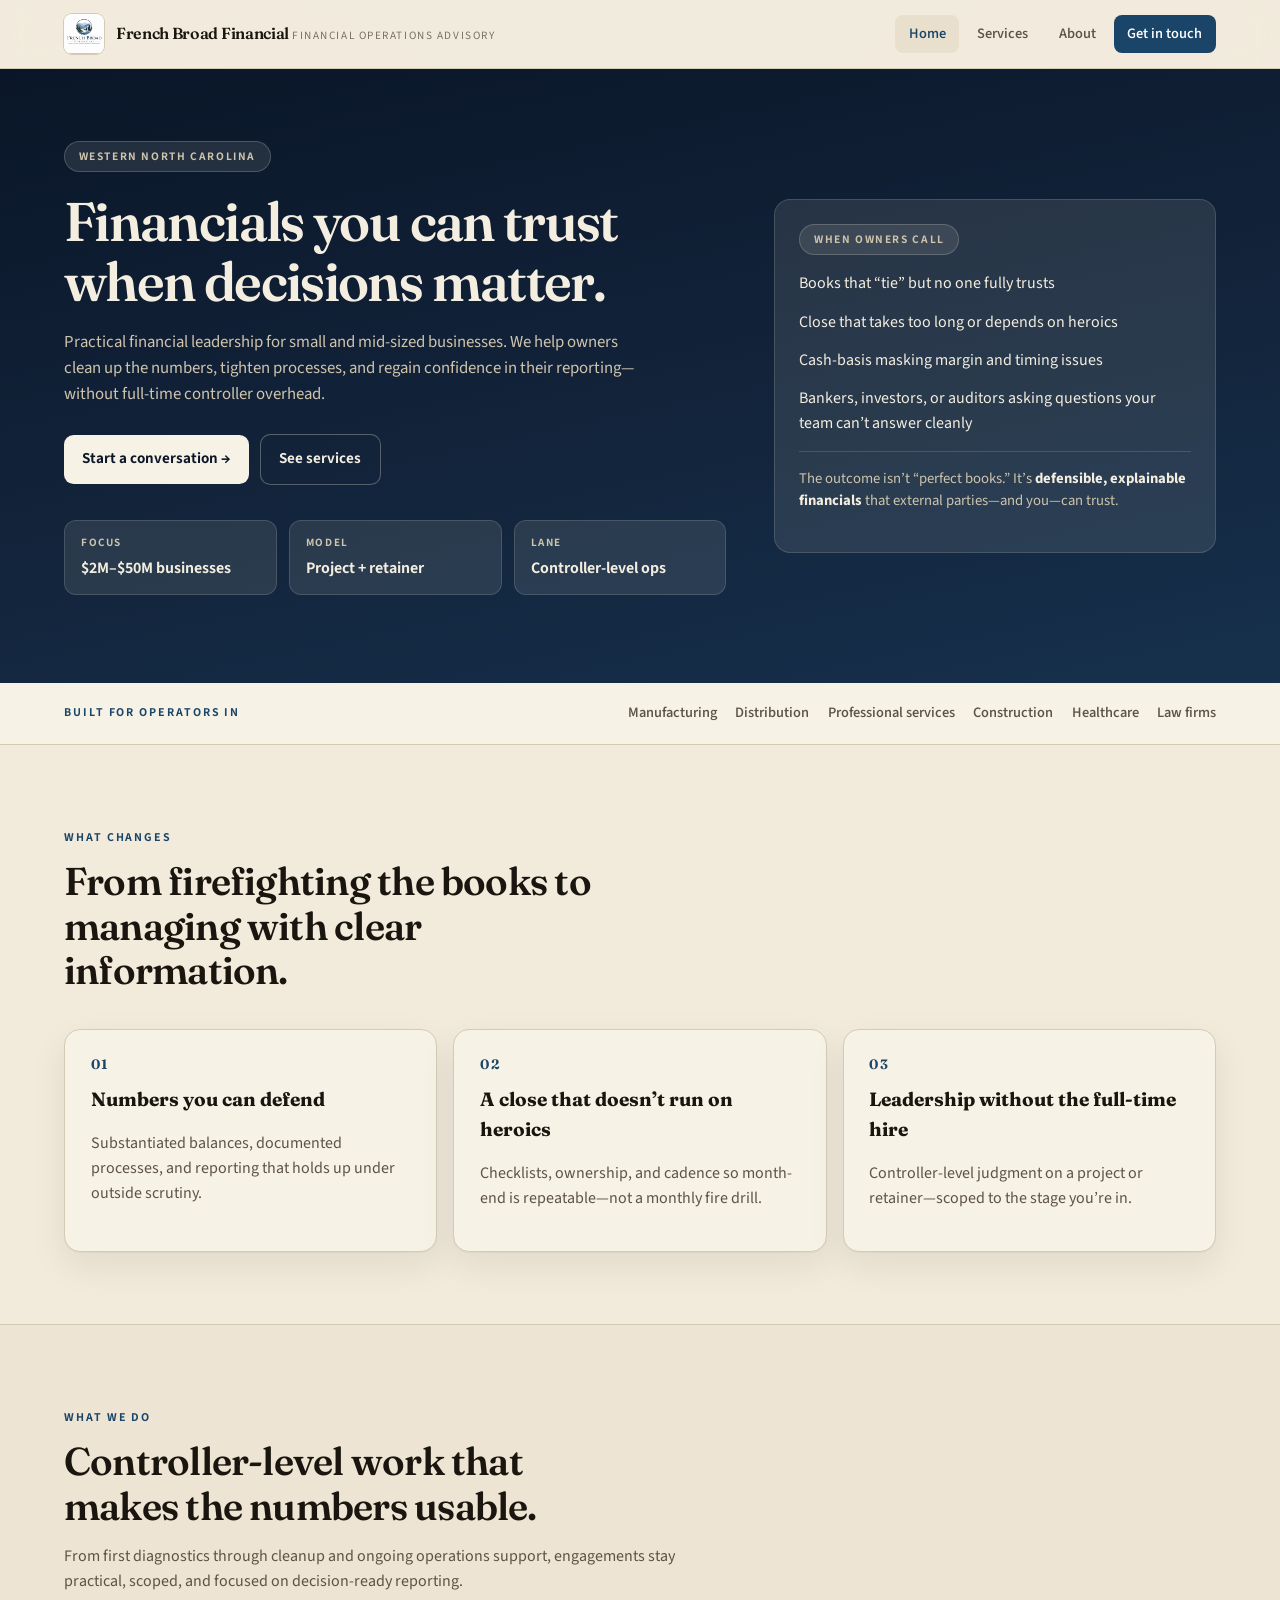
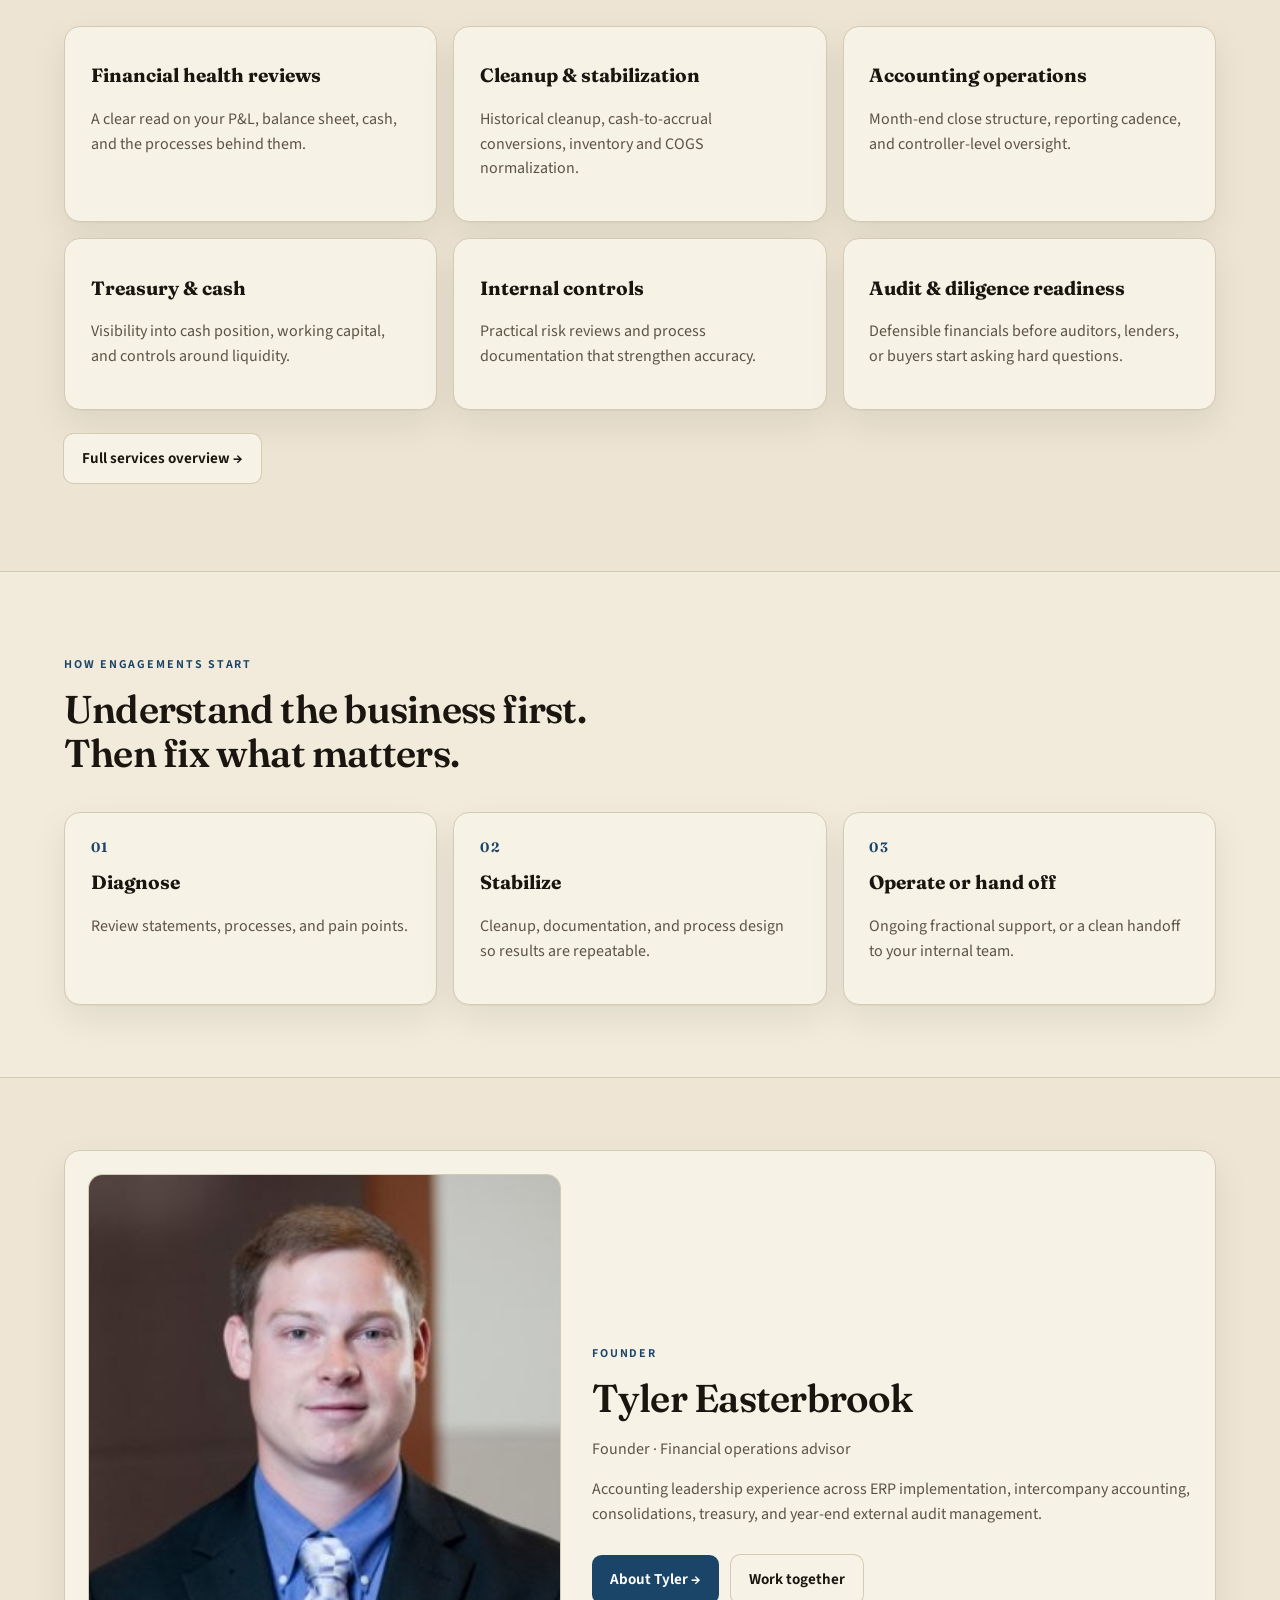
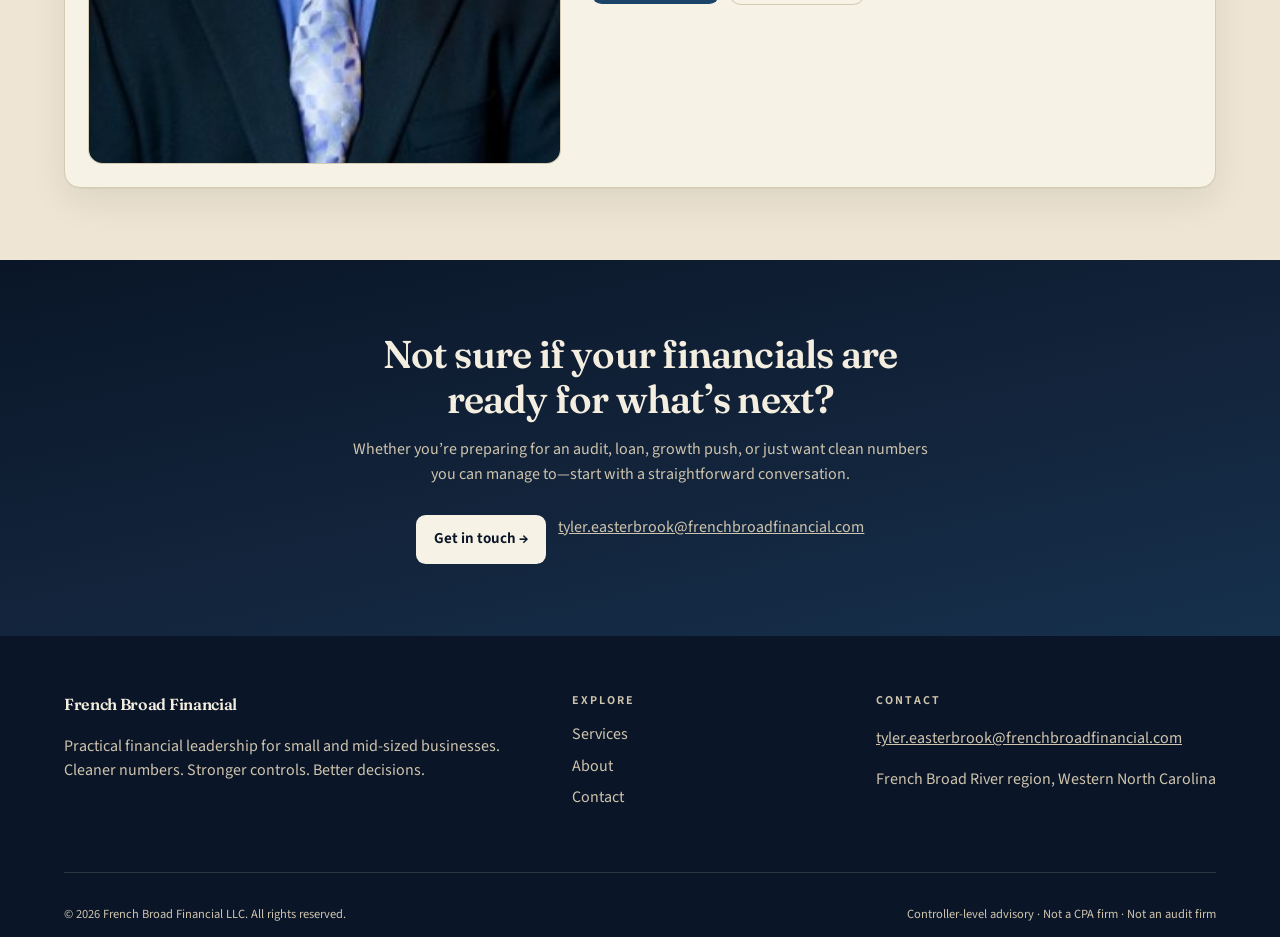
<file: index.html>
<!DOCTYPE html>
<html lang="en">
<head>
  <meta charset="utf-8" />
  <meta name="viewport" content="width=device-width, initial-scale=1" />
  <title>French Broad Financial | Financial Operations Advisory</title>
  <meta name="description" content="Controller-level financial leadership for growing businesses in Western North Carolina." />
  <link rel="preconnect" href="https://fonts.googleapis.com" />
  <link rel="preconnect" href="https://fonts.gstatic.com" crossorigin />
  <link href="https://fonts.googleapis.com/css2?family=Fraunces:opsz,wght@9..144,500;9..144,600&family=Source+Sans+3:wght@400;500;600;700&display=swap" rel="stylesheet" />
  <link rel="stylesheet" href="css/fbf.css" />
  <style>
    .btn-primary, a.btn-primary, .nav a.btn-primary {
      background: #1a4568 !important;
      color: #ffffff !important;
    }
  </style>
</head>
<body>
  <header class="site-header">
    <div class="wrap header-inner">
      <a class="brand" href="index.html">
        <img src="logo.jpg" alt="French Broad Financial" width="40" height="40" />
        <span>
          <span class="brand-name">French Broad Financial</span>
          <span class="brand-sub">Financial Operations Advisory</span>
        </span>
      </a>
      <nav class="nav" aria-label="Primary">
        <a class="active" href="index.html">Home</a>
        <a class="" href="services.html">Services</a>
        <a class="" href="about.html">About</a>
        <a class="btn btn-primary" href="contact.html" style="color:#ffffff;background:#1a4568">Get in touch</a>
      </nav>
      <button class="menu-btn" type="button" data-menu aria-expanded="false" aria-label="Open menu">☰</button>
    </div>
    <nav class="mobile-nav wrap" data-mobile>
      <a href="index.html">Home</a>
      <a href="services.html">Services</a>
      <a href="about.html">About</a>
      <a class="btn btn-primary" href="contact.html" style="color:#ffffff;background:#1a4568">Get in touch</a>
    </nav>
  </header>

  <main>
    <section class="hero ink">
      <div class="wrap hero-grid">
        <div>
          <div class="chip">Western North Carolina</div>
          <h1 class="display" style="margin-top:1.25rem">Financials you can trust when decisions matter.</h1>
          <p class="lead">Practical financial leadership for small and mid-sized businesses. We help owners clean up the numbers, tighten processes, and regain confidence in their reporting—without full-time controller overhead.</p>
          <div class="actions">
            <a class="btn btn-ivory" href="contact.html">Start a conversation →</a>
            <a class="btn btn-ghost" href="services.html">See services</a>
          </div>
          <dl class="stats">
            <div class="stat"><dt>Focus</dt><dd>$2M–$50M businesses</dd></div>
            <div class="stat"><dt>Model</dt><dd>Project + retainer</dd></div>
            <div class="stat"><dt>Lane</dt><dd>Controller-level ops</dd></div>
          </dl>
        </div>
        <aside class="glass">
          <div class="chip">When owners call</div>
          <ul>
            <li>Books that “tie” but no one fully trusts</li>
            <li>Close that takes too long or depends on heroics</li>
            <li>Cash-basis masking margin and timing issues</li>
            <li>Bankers, investors, or auditors asking questions your team can’t answer cleanly</li>
          </ul>
          <p style="border-top:1px solid rgb(244 238 224 / 0.15); padding-top:1rem; color:var(--on-ink-muted); font-size:0.92rem">
            The outcome isn’t “perfect books.” It’s <strong style="color:var(--on-ink)">defensible, explainable financials</strong> that external parties—and you—can trust.
          </p>
        </aside>
      </div>
    </section>
    <section class="strip">
      <div class="wrap strip-inner">
        <p class="eyebrow" style="margin:0">Built for operators in</p>
        <ul>
          <li>Manufacturing</li><li>Distribution</li><li>Professional services</li>
          <li>Construction</li><li>Healthcare</li><li>Law firms</li>
        </ul>
      </div>
    </section>
    <section class="section">
      <div class="wrap">
        <p class="eyebrow">What changes</p>
        <h2 class="display-md" style="max-width:36rem;margin-top:0.7rem">From firefighting the books to managing with clear information.</h2>
        <div class="grid-3" style="margin-top:2.25rem">
          <article class="card paper"><div class="num">01</div><h3>Numbers you can defend</h3><p class="muted">Substantiated balances, documented processes, and reporting that holds up under outside scrutiny.</p></article>
          <article class="card paper"><div class="num">02</div><h3>A close that doesn’t run on heroics</h3><p class="muted">Checklists, ownership, and cadence so month-end is repeatable—not a monthly fire drill.</p></article>
          <article class="card paper"><div class="num">03</div><h3>Leadership without the full-time hire</h3><p class="muted">Controller-level judgment on a project or retainer—scoped to the stage you’re in.</p></article>
        </div>
      </div>
    </section>
    <section class="section" style="background:rgb(230 220 200 / 0.45);border-block:1px solid var(--border)">
      <div class="wrap">
        <p class="eyebrow">What we do</p>
        <h2 class="display-md" style="max-width:36rem;margin-top:0.7rem">Controller-level work that makes the numbers usable.</h2>
        <p class="muted" style="max-width:40rem">From first diagnostics through cleanup and ongoing operations support, engagements stay practical, scoped, and focused on decision-ready reporting.</p>
        <div class="grid-3" style="margin-top:2rem">
          <article class="card paper"><h3>Financial health reviews</h3><p class="muted">A clear read on your P&L, balance sheet, cash, and the processes behind them.</p></article>
          <article class="card paper"><h3>Cleanup & stabilization</h3><p class="muted">Historical cleanup, cash-to-accrual conversions, inventory and COGS normalization.</p></article>
          <article class="card paper"><h3>Accounting operations</h3><p class="muted">Month-end close structure, reporting cadence, and controller-level oversight.</p></article>
          <article class="card paper"><h3>Treasury & cash</h3><p class="muted">Visibility into cash position, working capital, and controls around liquidity.</p></article>
          <article class="card paper"><h3>Internal controls</h3><p class="muted">Practical risk reviews and process documentation that strengthen accuracy.</p></article>
          <article class="card paper"><h3>Audit & diligence readiness</h3><p class="muted">Defensible financials before auditors, lenders, or buyers start asking hard questions.</p></article>
        </div>
        <p style="margin-top:1.5rem"><a class="btn btn-secondary" href="services.html">Full services overview →</a></p>
      </div>
    </section>
    <section class="section">
      <div class="wrap">
        <p class="eyebrow">How engagements start</p>
        <h2 class="display-md" style="max-width:34rem;margin-top:0.7rem">Understand the business first. Then fix what matters.</h2>
        <div class="grid-3" style="margin-top:2.25rem">
          <article class="card paper"><div class="num">01</div><h3>Diagnose</h3><p class="muted">Review statements, processes, and pain points.</p></article>
          <article class="card paper"><div class="num">02</div><h3>Stabilize</h3><p class="muted">Cleanup, documentation, and process design so results are repeatable.</p></article>
          <article class="card paper"><div class="num">03</div><h3>Operate or hand off</h3><p class="muted">Ongoing fractional support, or a clean handoff to your internal team.</p></article>
        </div>
      </div>
    </section>
    <section class="section" style="background:rgb(230 220 200 / 0.4);border-top:1px solid var(--border)">
      <div class="wrap founder-grid" style="gap:2rem;align-items:center;background:var(--bg-elevated);border:1px solid var(--border);border-radius:1rem;padding:1.5rem;box-shadow:var(--shadow)">
        <div class="photo"><img src="tyler.jpg" alt="Tyler Easterbrook, Founder of French Broad Financial" /></div>
        <div>
          <p class="eyebrow">Founder</p>
          <h2 class="display-md">Tyler Easterbrook</h2>
          <p class="muted">Founder · Financial operations advisor</p>
          <p class="muted">Accounting leadership experience across ERP implementation, intercompany accounting, consolidations, treasury, and year-end external audit management.</p>
          <div class="actions">
            <a class="btn btn-primary" href="about.html" style="color:#ffffff;background:#1a4568">About Tyler →</a>
            <a class="btn btn-secondary" href="contact.html">Work together</a>
          </div>
        </div>
      </div>
    </section>
    <section class="ink">
      <div class="wrap section" style="text-align:center">
        <h2 class="display-md" style="max-width:36rem;margin-inline:auto">Not sure if your financials are ready for what’s next?</h2>
        <p class="muted" style="color:var(--on-ink-muted);max-width:36rem;margin:1rem auto 0">Whether you’re preparing for an audit, loan, growth push, or just want clean numbers you can manage to—start with a straightforward conversation.</p>
        <div class="actions" style="justify-content:center">
          <a class="btn btn-ivory" href="contact.html">Get in touch →</a>
          <a href="mailto:tyler.easterbrook@frenchbroadfinancial.com" style="color:var(--on-ink-muted)">tyler.easterbrook@frenchbroadfinancial.com</a>
        </div>
      </div>
    </section>
  </main>
  <footer class="site-footer">
    <div class="wrap footer-grid">
      <div>
        <strong class="brand-name">French Broad Financial</strong>
        <p style="color:var(--on-ink-muted)">Practical financial leadership for small and mid-sized businesses. Cleaner numbers. Stronger controls. Better decisions.</p>
      </div>
      <div>
        <div class="eyebrow" style="color:var(--on-ink-muted)">Explore</div>
        <ul class="footer-links">
          <li><a href="services.html">Services</a></li>
          <li><a href="about.html">About</a></li>
          <li><a href="contact.html">Contact</a></li>
        </ul>
      </div>
      <div>
        <div class="eyebrow" style="color:var(--on-ink-muted)">Contact</div>
        <p><a href="mailto:tyler.easterbrook@frenchbroadfinancial.com" style="color:var(--on-ink-muted)">tyler.easterbrook@frenchbroadfinancial.com</a></p>
        <p style="color:var(--on-ink-muted)">French Broad River region, Western North Carolina</p>
      </div>
    </div>
    <div class="wrap fine">
      <p>© 2026 French Broad Financial LLC. All rights reserved.</p>
      <p>Controller-level advisory · Not a CPA firm · Not an audit firm</p>
    </div>
  </footer>
  <script src="js/main.js"></script>
</body>
</html>
</file>
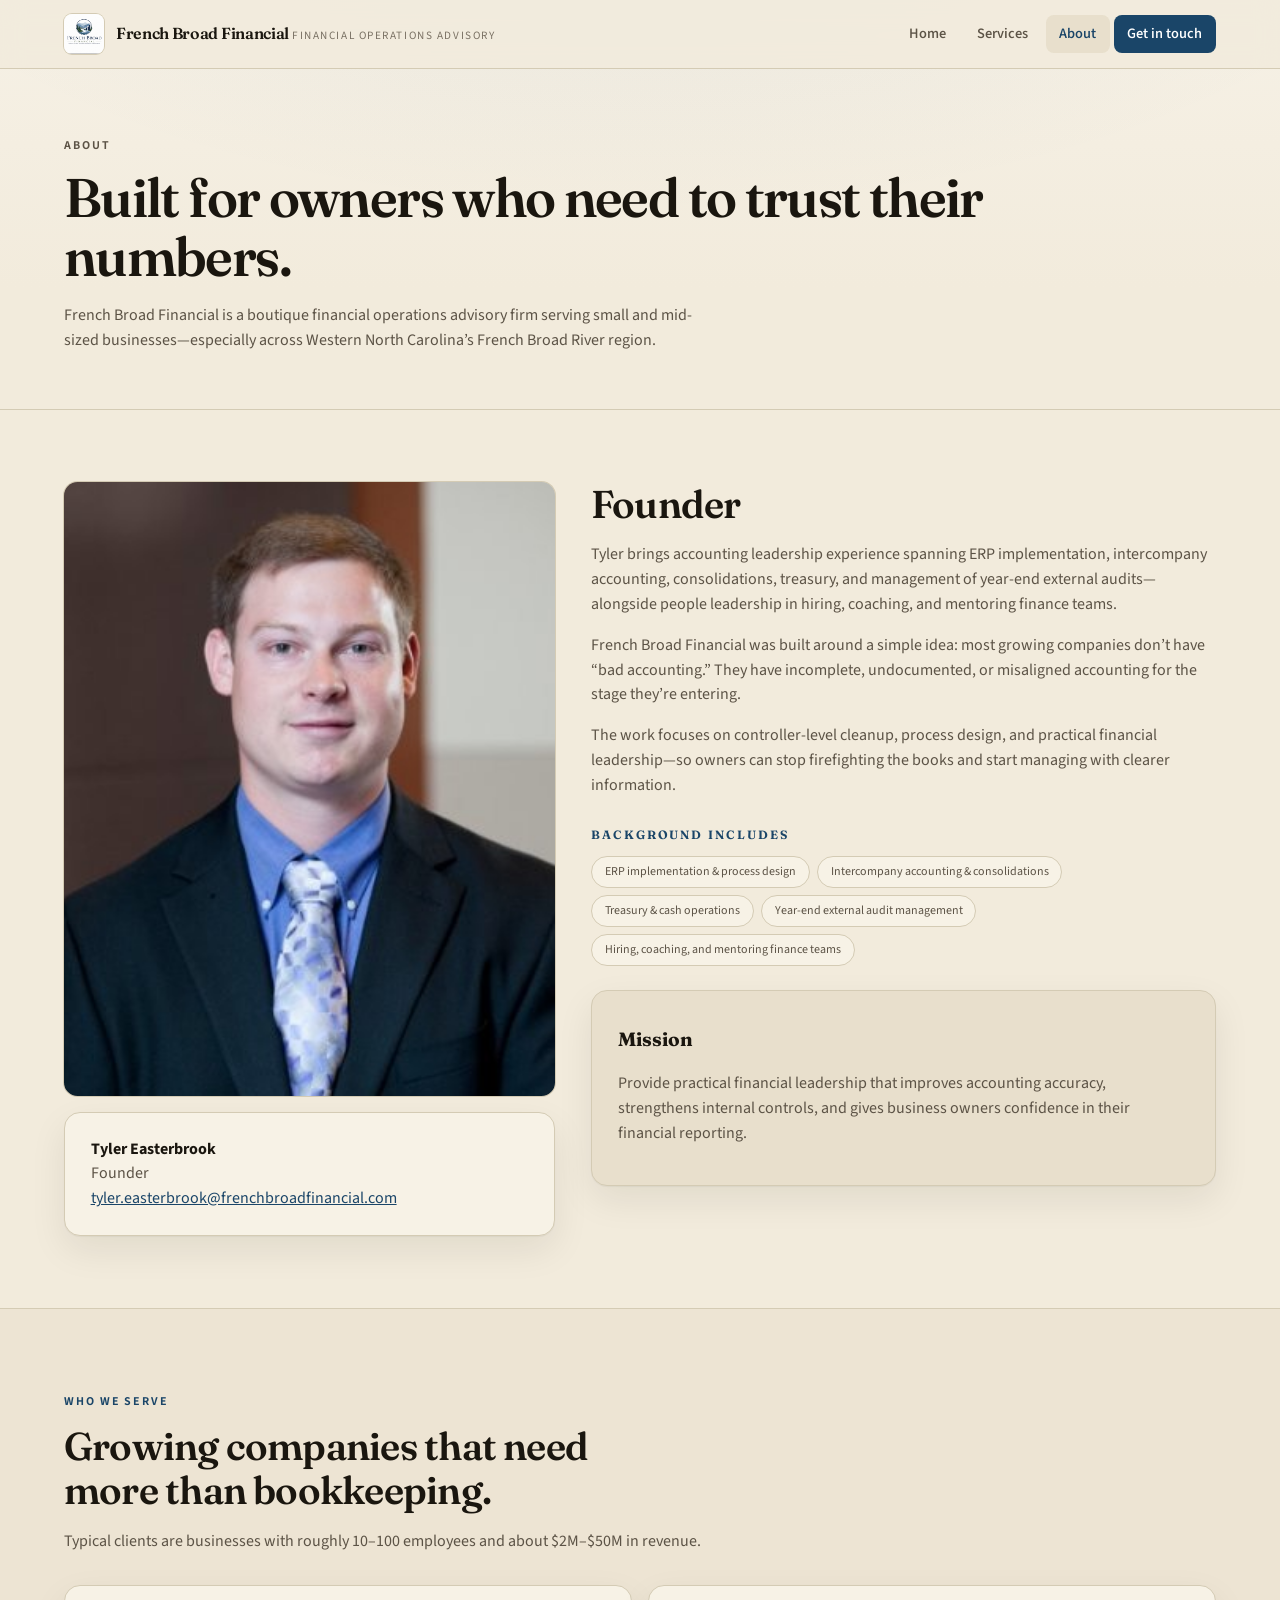
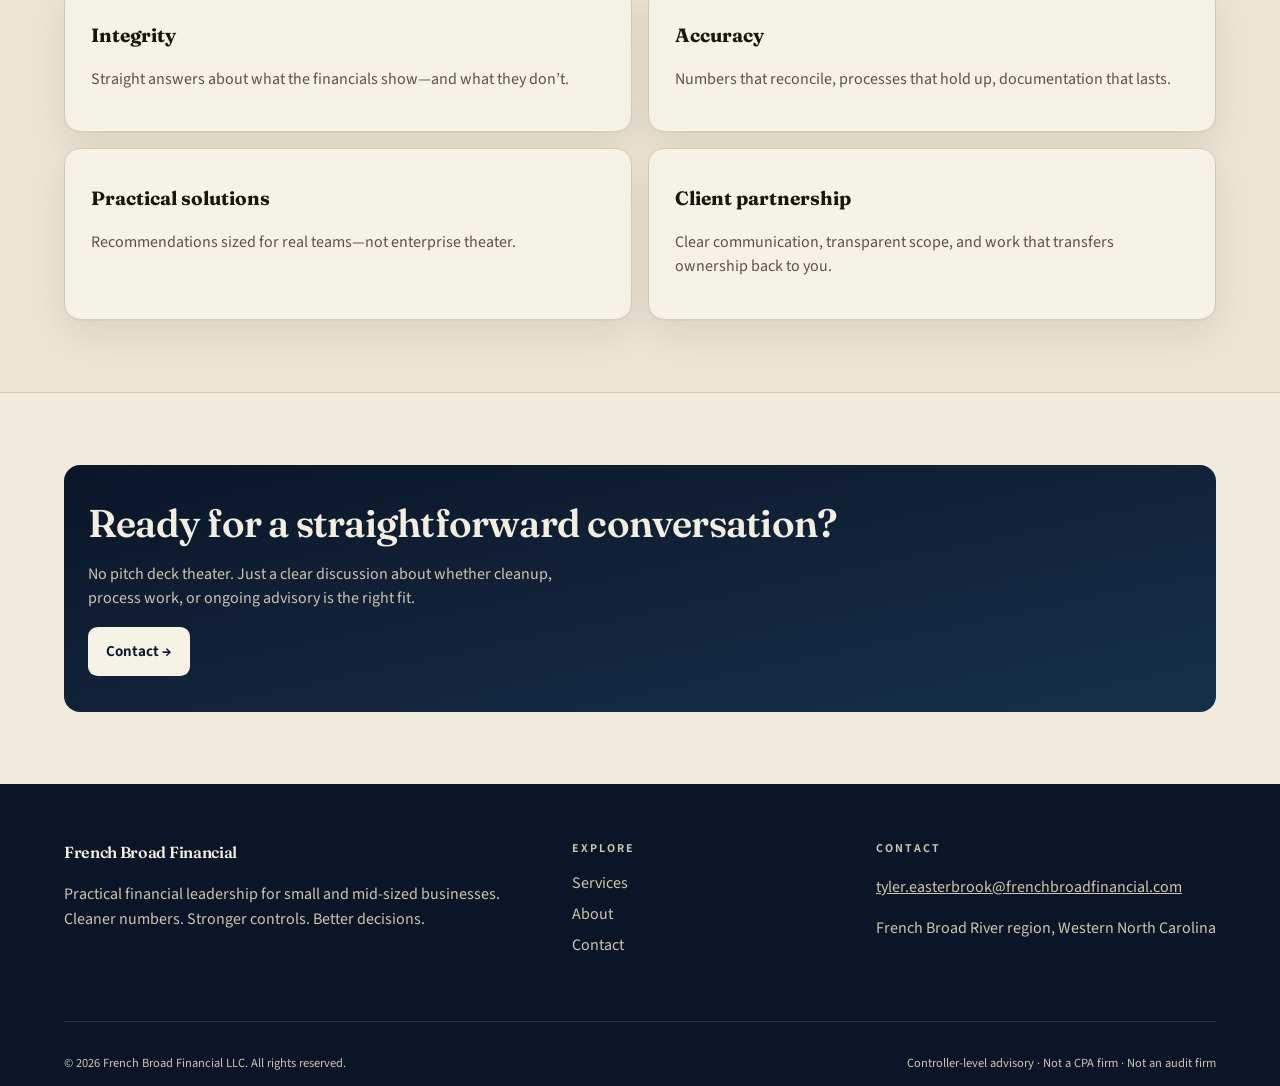
<file: about.html>
<!DOCTYPE html>
<html lang="en">
<head>
  <meta charset="utf-8" />
  <meta name="viewport" content="width=device-width, initial-scale=1" />
  <title>About | French Broad Financial</title>
  <meta name="description" content="Meet Tyler Easterbrook and the mission behind French Broad Financial." />
  <link rel="preconnect" href="https://fonts.googleapis.com" />
  <link rel="preconnect" href="https://fonts.gstatic.com" crossorigin />
  <link href="https://fonts.googleapis.com/css2?family=Fraunces:opsz,wght@9..144,500;9..144,600&family=Source+Sans+3:wght@400;500;600;700&display=swap" rel="stylesheet" />
  <link rel="stylesheet" href="css/fbf.css" />
  <style>
    .btn-primary, a.btn-primary, .nav a.btn-primary {
      background: #1a4568 !important;
      color: #ffffff !important;
    }
  </style>
</head>
<body>
  <header class="site-header">
    <div class="wrap header-inner">
      <a class="brand" href="index.html">
        <img src="logo.jpg" alt="French Broad Financial" width="40" height="40" />
        <span>
          <span class="brand-name">French Broad Financial</span>
          <span class="brand-sub">Financial Operations Advisory</span>
        </span>
      </a>
      <nav class="nav" aria-label="Primary">
        <a class="" href="index.html">Home</a>
        <a class="" href="services.html">Services</a>
        <a class="active" href="about.html">About</a>
        <a class="btn btn-primary" href="contact.html" style="color:#ffffff;background:#1a4568">Get in touch</a>
      </nav>
      <button class="menu-btn" type="button" data-menu aria-expanded="false" aria-label="Open menu">☰</button>
    </div>
    <nav class="mobile-nav wrap" data-mobile>
      <a href="index.html">Home</a>
      <a href="services.html">Services</a>
      <a href="about.html">About</a>
      <a class="btn btn-primary" href="contact.html" style="color:#ffffff;background:#1a4568">Get in touch</a>
    </nav>
  </header>

  <main>
    <section class="page-hero">
      <div class="wrap">
        <p class="eyebrow">About</p>
        <h1 class="display" style="margin-top:0.7rem">Built for owners who need to trust their numbers.</h1>
        <p>French Broad Financial is a boutique financial operations advisory firm serving small and mid-sized businesses—especially across Western North Carolina’s French Broad River region.</p>
      </div>
    </section>
    <section class="section">
      <div class="wrap about-grid" style="gap:2.25rem;align-items:start">
        <div>
          <div class="photo"><img src="tyler.jpg" alt="Tyler Easterbrook" /></div>
          <div class="card paper" style="margin-top:1rem">
            <strong>Tyler Easterbrook</strong>
            <div class="muted">Founder</div>
            <a href="mailto:tyler.easterbrook@frenchbroadfinancial.com" style="color:var(--primary)">tyler.easterbrook@frenchbroadfinancial.com</a>
          </div>
        </div>
        <div>
          <h2 class="display-md">Founder</h2>
          <p class="muted">Tyler brings accounting leadership experience spanning ERP implementation, intercompany accounting, consolidations, treasury, and management of year-end external audits—alongside people leadership in hiring, coaching, and mentoring finance teams.</p>
          <p class="muted">French Broad Financial was built around a simple idea: most growing companies don’t have “bad accounting.” They have incomplete, undocumented, or misaligned accounting for the stage they’re entering.</p>
          <p class="muted">The work focuses on controller-level cleanup, process design, and practical financial leadership—so owners can stop firefighting the books and start managing with clearer information.</p>
          <h3 class="eyebrow" style="margin-top:1.75rem">Background includes</h3>
          <ul class="pills">
            <li>ERP implementation & process design</li>
            <li>Intercompany accounting & consolidations</li>
            <li>Treasury & cash operations</li>
            <li>Year-end external audit management</li>
            <li>Hiring, coaching, and mentoring finance teams</li>
          </ul>
          <div class="card paper" style="margin-top:1.5rem;background:var(--primary-soft)">
            <h3>Mission</h3>
            <p class="muted">Provide practical financial leadership that improves accounting accuracy, strengthens internal controls, and gives business owners confidence in their financial reporting.</p>
          </div>
        </div>
      </div>
    </section>
    <section class="section" style="background:rgb(230 220 200 / 0.45);border-block:1px solid var(--border)">
      <div class="wrap">
        <p class="eyebrow">Who we serve</p>
        <h2 class="display-md" style="max-width:34rem;margin-top:0.7rem">Growing companies that need more than bookkeeping.</h2>
        <p class="muted" style="max-width:40rem">Typical clients are businesses with roughly 10–100 employees and about $2M–$50M in revenue.</p>
        <div class="grid-2" style="margin-top:2rem">
          <article class="card paper"><h3>Integrity</h3><p class="muted">Straight answers about what the financials show—and what they don’t.</p></article>
          <article class="card paper"><h3>Accuracy</h3><p class="muted">Numbers that reconcile, processes that hold up, documentation that lasts.</p></article>
          <article class="card paper"><h3>Practical solutions</h3><p class="muted">Recommendations sized for real teams—not enterprise theater.</p></article>
          <article class="card paper"><h3>Client partnership</h3><p class="muted">Clear communication, transparent scope, and work that transfers ownership back to you.</p></article>
        </div>
      </div>
    </section>
    <section class="section">
      <div class="wrap ink" style="border-radius:1rem;padding:2.25rem 1.5rem">
        <h2 class="display-md">Ready for a straightforward conversation?</h2>
        <p style="color:var(--on-ink-muted);max-width:32rem">No pitch deck theater. Just a clear discussion about whether cleanup, process work, or ongoing advisory is the right fit.</p>
        <a class="btn btn-ivory" href="contact.html">Contact →</a>
      </div>
    </section>
  </main>
  <footer class="site-footer">
    <div class="wrap footer-grid">
      <div>
        <strong class="brand-name">French Broad Financial</strong>
        <p style="color:var(--on-ink-muted)">Practical financial leadership for small and mid-sized businesses. Cleaner numbers. Stronger controls. Better decisions.</p>
      </div>
      <div>
        <div class="eyebrow" style="color:var(--on-ink-muted)">Explore</div>
        <ul class="footer-links">
          <li><a href="services.html">Services</a></li>
          <li><a href="about.html">About</a></li>
          <li><a href="contact.html">Contact</a></li>
        </ul>
      </div>
      <div>
        <div class="eyebrow" style="color:var(--on-ink-muted)">Contact</div>
        <p><a href="mailto:tyler.easterbrook@frenchbroadfinancial.com" style="color:var(--on-ink-muted)">tyler.easterbrook@frenchbroadfinancial.com</a></p>
        <p style="color:var(--on-ink-muted)">French Broad River region, Western North Carolina</p>
      </div>
    </div>
    <div class="wrap fine">
      <p>© 2026 French Broad Financial LLC. All rights reserved.</p>
      <p>Controller-level advisory · Not a CPA firm · Not an audit firm</p>
    </div>
  </footer>
  <script src="js/main.js"></script>
</body>
</html>
</file>
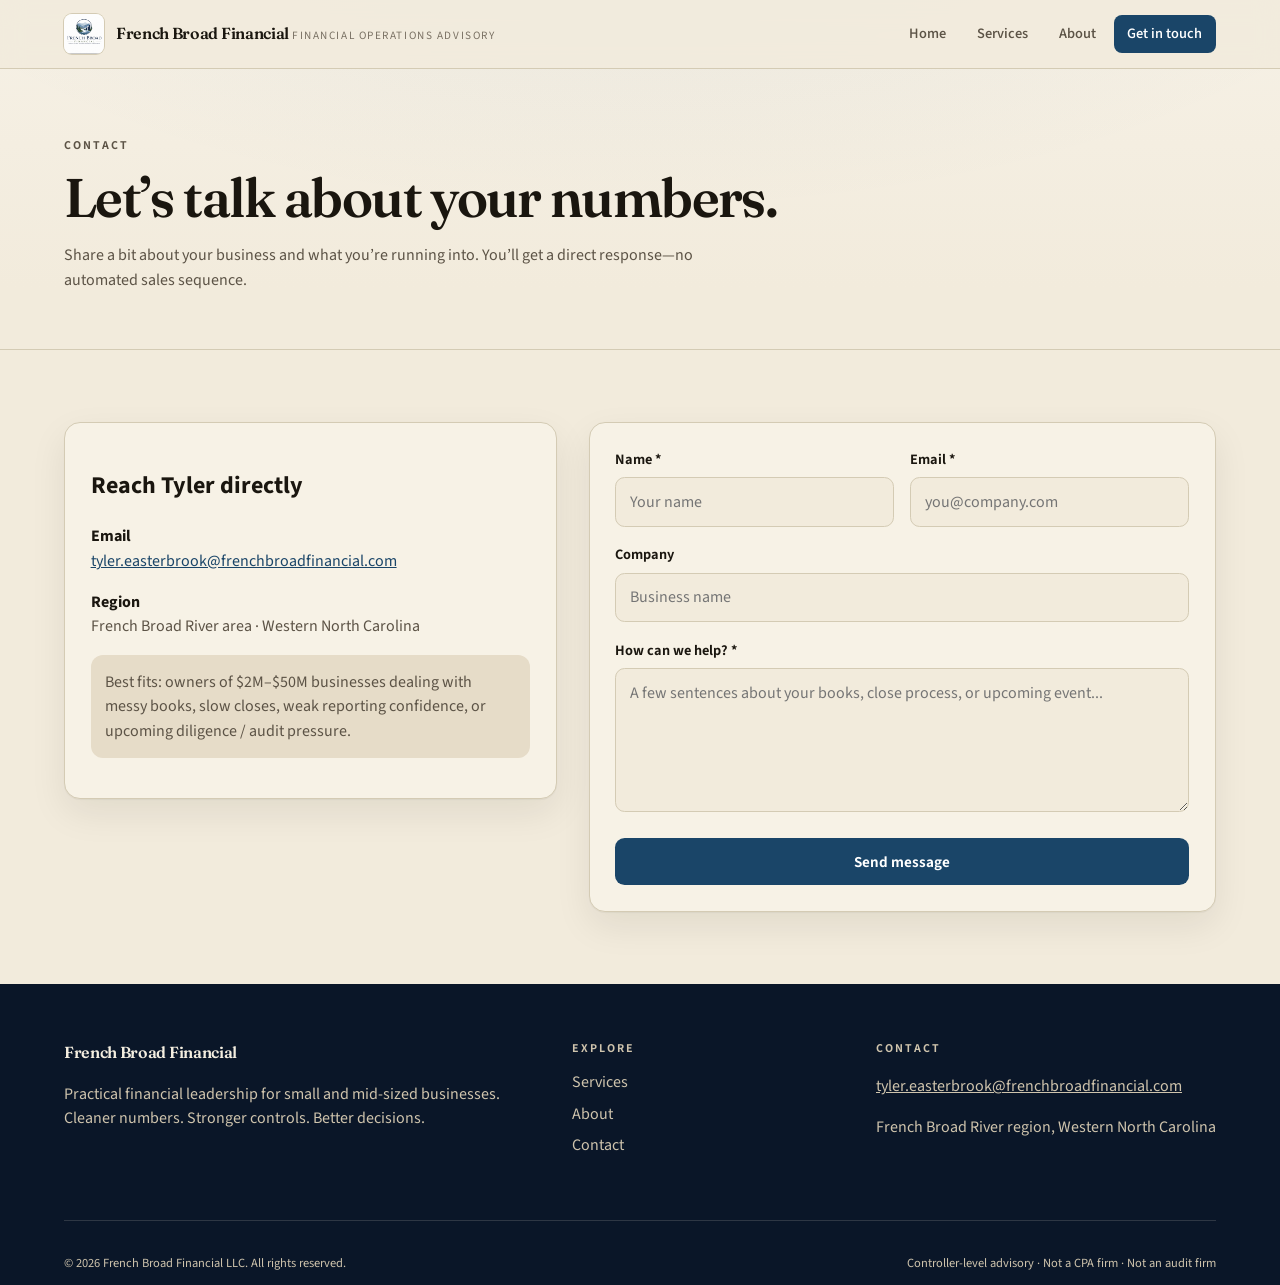
<file: contact.html>
<!DOCTYPE html>
<html lang="en">
<head>
  <meta charset="utf-8" />
  <meta name="viewport" content="width=device-width, initial-scale=1" />
  <title>Contact | French Broad Financial</title>
  <meta name="description" content="Contact French Broad Financial to discuss cleanup projects or financial operations support." />
  <link rel="preconnect" href="https://fonts.googleapis.com" />
  <link rel="preconnect" href="https://fonts.gstatic.com" crossorigin />
  <link href="https://fonts.googleapis.com/css2?family=Fraunces:opsz,wght@9..144,500;9..144,600&family=Source+Sans+3:wght@400;500;600;700&display=swap" rel="stylesheet" />
  <link rel="stylesheet" href="css/fbf.css" />
  <style>
    .btn-primary, a.btn-primary, .nav a.btn-primary {
      background: #1a4568 !important;
      color: #ffffff !important;
    }
  </style>
</head>
<body>
  <header class="site-header">
    <div class="wrap header-inner">
      <a class="brand" href="index.html">
        <img src="logo.jpg" alt="French Broad Financial" width="40" height="40" />
        <span>
          <span class="brand-name">French Broad Financial</span>
          <span class="brand-sub">Financial Operations Advisory</span>
        </span>
      </a>
      <nav class="nav" aria-label="Primary">
        <a class="" href="index.html">Home</a>
        <a class="" href="services.html">Services</a>
        <a class="" href="about.html">About</a>
        <a class="btn btn-primary" href="contact.html" style="color:#ffffff;background:#1a4568">Get in touch</a>
      </nav>
      <button class="menu-btn" type="button" data-menu aria-expanded="false" aria-label="Open menu">☰</button>
    </div>
    <nav class="mobile-nav wrap" data-mobile>
      <a href="index.html">Home</a>
      <a href="services.html">Services</a>
      <a href="about.html">About</a>
      <a class="btn btn-primary" href="contact.html" style="color:#ffffff;background:#1a4568">Get in touch</a>
    </nav>
  </header>

  <main>
    <section class="page-hero">
      <div class="wrap">
        <p class="eyebrow">Contact</p>
        <h1 class="display" style="margin-top:0.7rem">Let’s talk about your numbers.</h1>
        <p>Share a bit about your business and what you’re running into. You’ll get a direct response—no automated sales sequence.</p>
      </div>
    </section>
    <section class="section">
      <div class="wrap contact-grid" style="gap:2rem;align-items:start">
        <aside class="card paper">
          <h2>Reach Tyler directly</h2>
          <p><strong>Email</strong><br /><a href="mailto:tyler.easterbrook@frenchbroadfinancial.com" style="color:var(--primary)">tyler.easterbrook@frenchbroadfinancial.com</a></p>
          <p><strong>Region</strong><br /><span class="muted">French Broad River area · Western North Carolina</span></p>
          <p class="muted" style="background:var(--bg-subtle);border-radius:0.75rem;padding:0.9rem">Best fits: owners of $2M–$50M businesses dealing with messy books, slow closes, weak reporting confidence, or upcoming diligence / audit pressure.</p>
        </aside>
        <div class="card" style="padding:1.6rem">
          <form action="https://formspree.io/f/xdaqjlrv" method="POST">
            <input type="hidden" name="_subject" value="French Broad Financial website inquiry" />
            <div class="grid-2">
              <label><span>Name *</span><input name="name" required autocomplete="name" placeholder="Your name" /></label>
              <label><span>Email *</span><input name="email" type="email" required autocomplete="email" placeholder="you@company.com" /></label>
            </div>
            <label><span>Company</span><input name="company" autocomplete="organization" placeholder="Business name" /></label>
            <label><span>How can we help? *</span><textarea name="message" required placeholder="A few sentences about your books, close process, or upcoming event..."></textarea></label>
            <button class="btn btn-primary" type="submit" style="color:#ffffff;background:#1a4568">Send message</button>
          </form>
        </div>
      </div>
    </section>
  </main>
  <footer class="site-footer">
    <div class="wrap footer-grid">
      <div>
        <strong class="brand-name">French Broad Financial</strong>
        <p style="color:var(--on-ink-muted)">Practical financial leadership for small and mid-sized businesses. Cleaner numbers. Stronger controls. Better decisions.</p>
      </div>
      <div>
        <div class="eyebrow" style="color:var(--on-ink-muted)">Explore</div>
        <ul class="footer-links">
          <li><a href="services.html">Services</a></li>
          <li><a href="about.html">About</a></li>
          <li><a href="contact.html">Contact</a></li>
        </ul>
      </div>
      <div>
        <div class="eyebrow" style="color:var(--on-ink-muted)">Contact</div>
        <p><a href="mailto:tyler.easterbrook@frenchbroadfinancial.com" style="color:var(--on-ink-muted)">tyler.easterbrook@frenchbroadfinancial.com</a></p>
        <p style="color:var(--on-ink-muted)">French Broad River region, Western North Carolina</p>
      </div>
    </div>
    <div class="wrap fine">
      <p>© 2026 French Broad Financial LLC. All rights reserved.</p>
      <p>Controller-level advisory · Not a CPA firm · Not an audit firm</p>
    </div>
  </footer>
  <script src="js/main.js"></script>
</body>
</html>
</file>
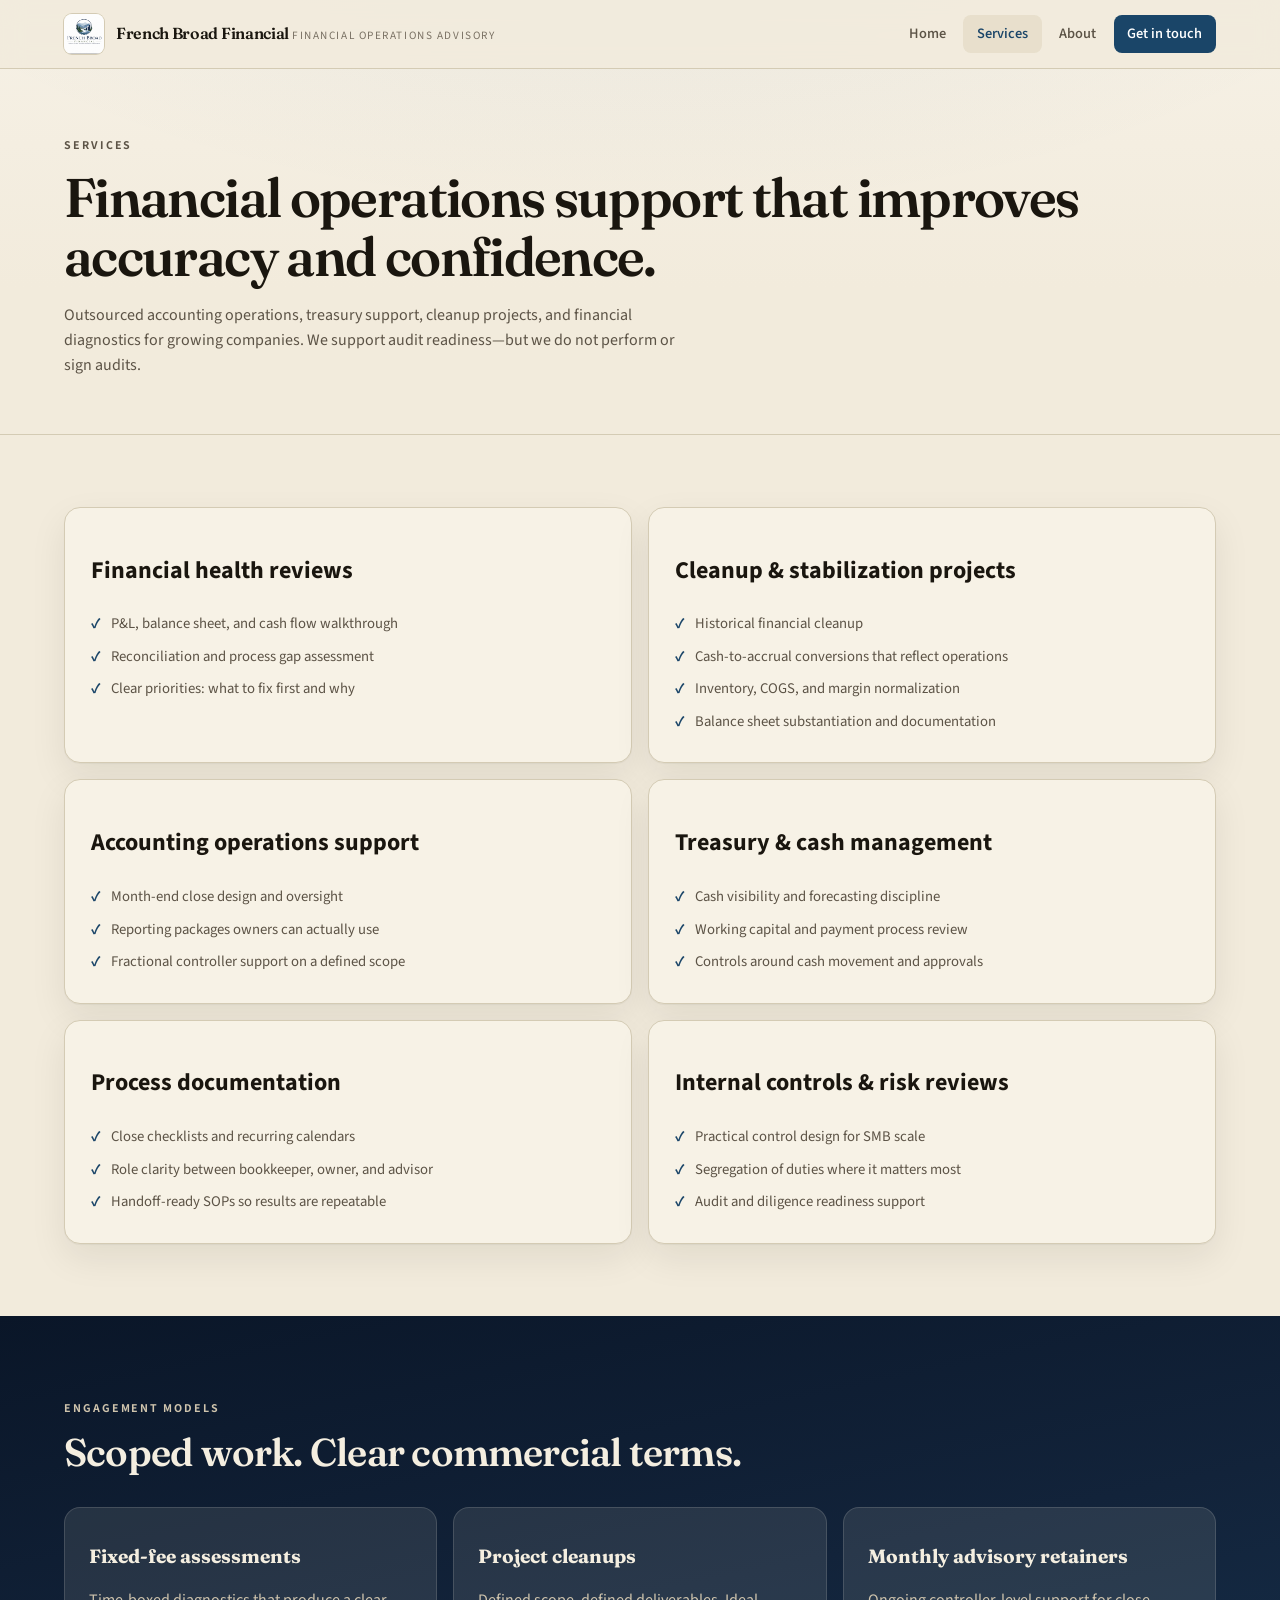
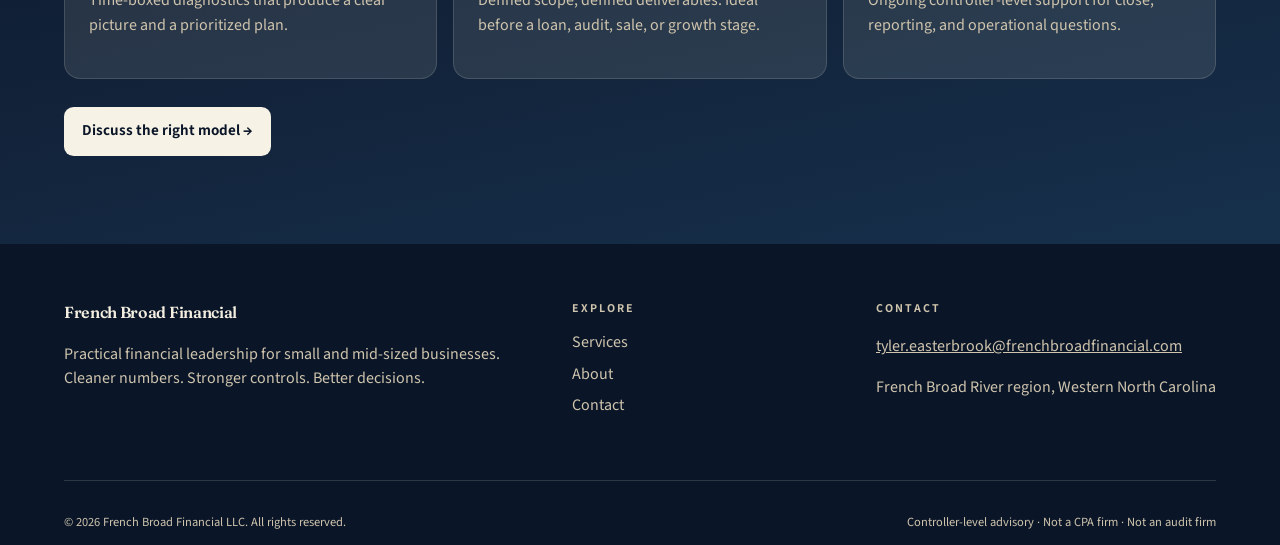
<file: services.html>
<!DOCTYPE html>
<html lang="en">
<head>
  <meta charset="utf-8" />
  <meta name="viewport" content="width=device-width, initial-scale=1" />
  <title>Services | French Broad Financial</title>
  <meta name="description" content="Financial health reviews, cleanup projects, accounting operations, treasury, and internal controls." />
  <link rel="preconnect" href="https://fonts.googleapis.com" />
  <link rel="preconnect" href="https://fonts.gstatic.com" crossorigin />
  <link href="https://fonts.googleapis.com/css2?family=Fraunces:opsz,wght@9..144,500;9..144,600&family=Source+Sans+3:wght@400;500;600;700&display=swap" rel="stylesheet" />
  <link rel="stylesheet" href="css/fbf.css" />
  <style>
    .btn-primary, a.btn-primary, .nav a.btn-primary {
      background: #1a4568 !important;
      color: #ffffff !important;
    }
  </style>
</head>
<body>
  <header class="site-header">
    <div class="wrap header-inner">
      <a class="brand" href="index.html">
        <img src="logo.jpg" alt="French Broad Financial" width="40" height="40" />
        <span>
          <span class="brand-name">French Broad Financial</span>
          <span class="brand-sub">Financial Operations Advisory</span>
        </span>
      </a>
      <nav class="nav" aria-label="Primary">
        <a class="" href="index.html">Home</a>
        <a class="active" href="services.html">Services</a>
        <a class="" href="about.html">About</a>
        <a class="btn btn-primary" href="contact.html" style="color:#ffffff;background:#1a4568">Get in touch</a>
      </nav>
      <button class="menu-btn" type="button" data-menu aria-expanded="false" aria-label="Open menu">☰</button>
    </div>
    <nav class="mobile-nav wrap" data-mobile>
      <a href="index.html">Home</a>
      <a href="services.html">Services</a>
      <a href="about.html">About</a>
      <a class="btn btn-primary" href="contact.html" style="color:#ffffff;background:#1a4568">Get in touch</a>
    </nav>
  </header>

  <main>
    <section class="page-hero">
      <div class="wrap">
        <p class="eyebrow">Services</p>
        <h1 class="display" style="margin-top:0.7rem">Financial operations support that improves accuracy and confidence.</h1>
        <p>Outsourced accounting operations, treasury support, cleanup projects, and financial diagnostics for growing companies. We support audit readiness—but we do not perform or sign audits.</p>
      </div>
    </section>
    <section class="section">
      <div class="wrap grid-2">
        <article class="card paper"><h2>Financial health reviews</h2><ul class="check"><li>P&L, balance sheet, and cash flow walkthrough</li><li>Reconciliation and process gap assessment</li><li>Clear priorities: what to fix first and why</li></ul></article>
        <article class="card paper"><h2>Cleanup & stabilization projects</h2><ul class="check"><li>Historical financial cleanup</li><li>Cash-to-accrual conversions that reflect operations</li><li>Inventory, COGS, and margin normalization</li><li>Balance sheet substantiation and documentation</li></ul></article>
        <article class="card paper"><h2>Accounting operations support</h2><ul class="check"><li>Month-end close design and oversight</li><li>Reporting packages owners can actually use</li><li>Fractional controller support on a defined scope</li></ul></article>
        <article class="card paper"><h2>Treasury & cash management</h2><ul class="check"><li>Cash visibility and forecasting discipline</li><li>Working capital and payment process review</li><li>Controls around cash movement and approvals</li></ul></article>
        <article class="card paper"><h2>Process documentation</h2><ul class="check"><li>Close checklists and recurring calendars</li><li>Role clarity between bookkeeper, owner, and advisor</li><li>Handoff-ready SOPs so results are repeatable</li></ul></article>
        <article class="card paper"><h2>Internal controls & risk reviews</h2><ul class="check"><li>Practical control design for SMB scale</li><li>Segregation of duties where it matters most</li><li>Audit and diligence readiness support</li></ul></article>
      </div>
    </section>
    <section class="ink">
      <div class="wrap section">
        <p class="eyebrow" style="color:var(--on-ink-muted)">Engagement models</p>
        <h2 class="display-md">Scoped work. Clear commercial terms.</h2>
        <div class="grid-3" style="margin-top:2rem">
          <article class="glass"><h3>Fixed-fee assessments</h3><p style="color:var(--on-ink-muted)">Time-boxed diagnostics that produce a clear picture and a prioritized plan.</p></article>
          <article class="glass"><h3>Project cleanups</h3><p style="color:var(--on-ink-muted)">Defined scope, defined deliverables. Ideal before a loan, audit, sale, or growth stage.</p></article>
          <article class="glass"><h3>Monthly advisory retainers</h3><p style="color:var(--on-ink-muted)">Ongoing controller-level support for close, reporting, and operational questions.</p></article>
        </div>
        <p style="margin-top:1.75rem"><a class="btn btn-ivory" href="contact.html">Discuss the right model →</a></p>
      </div>
    </section>
  </main>
  <footer class="site-footer">
    <div class="wrap footer-grid">
      <div>
        <strong class="brand-name">French Broad Financial</strong>
        <p style="color:var(--on-ink-muted)">Practical financial leadership for small and mid-sized businesses. Cleaner numbers. Stronger controls. Better decisions.</p>
      </div>
      <div>
        <div class="eyebrow" style="color:var(--on-ink-muted)">Explore</div>
        <ul class="footer-links">
          <li><a href="services.html">Services</a></li>
          <li><a href="about.html">About</a></li>
          <li><a href="contact.html">Contact</a></li>
        </ul>
      </div>
      <div>
        <div class="eyebrow" style="color:var(--on-ink-muted)">Contact</div>
        <p><a href="mailto:tyler.easterbrook@frenchbroadfinancial.com" style="color:var(--on-ink-muted)">tyler.easterbrook@frenchbroadfinancial.com</a></p>
        <p style="color:var(--on-ink-muted)">French Broad River region, Western North Carolina</p>
      </div>
    </div>
    <div class="wrap fine">
      <p>© 2026 French Broad Financial LLC. All rights reserved.</p>
      <p>Controller-level advisory · Not a CPA firm · Not an audit firm</p>
    </div>
  </footer>
  <script src="js/main.js"></script>
</body>
</html>
</file>
<file: css/fbf.css>
:root {
  --bg: #f2ebdc;
  --bg-elevated: #f7f2e6;
  --bg-subtle: #e6dcc8;
  --ink: #0a1628;
  --ink-soft: #12233a;
  --fg: #1a160f;
  --fg-muted: #5c5346;
  --fg-subtle: #7a7164;
  --on-ink: #f4eee0;
  --on-ink-muted: #cfc4ad;
  --primary: #1a4568;
  --primary-hover: #143852;
  --primary-soft: #e8dfcc;
  --accent: #2a5f82;
  --border: #d4cbb4;
  --shadow: 0 1px 1px rgb(26 22 15 / 0.04), 0 14px 36px rgb(26 22 15 / 0.08);
  --font-display: "Fraunces", Georgia, serif;
  --font-sans: "Source Sans 3", "Segoe UI", system-ui, sans-serif;
}

* { box-sizing: border-box; }
html { scroll-behavior: smooth; }
body {
  margin: 0;
  font-family: var(--font-sans);
  color: var(--fg);
  background: var(--bg);
  background-image:
    radial-gradient(ellipse 120% 80% at 50% -20%, rgb(26 69 104 / 0.07), transparent 55%),
    linear-gradient(180deg, #f6f1e6 0%, var(--bg) 32%);
  background-attachment: fixed;
  line-height: 1.55;
  -webkit-font-smoothing: antialiased;
}
img { max-width: 100%; height: auto; display: block; }
a { color: inherit; }
button, .btn { cursor: pointer; font-family: inherit; }
::selection { background: rgb(26 69 104 / 0.22); }

.wrap { width: min(72rem, calc(100% - 2.5rem)); margin-inline: auto; }
.section { padding: 4.5rem 0; }
.eyebrow {
  font-size: 0.75rem;
  font-weight: 650;
  letter-spacing: 0.16em;
  text-transform: uppercase;
  color: var(--primary);
}
.display {
  font-family: var(--font-display);
  font-weight: 600;
  letter-spacing: -0.03em;
  line-height: 1.1;
  font-size: clamp(2.1rem, 1.5rem + 2.6vw, 3.4rem);
  margin: 0;
}
.display-md {
  font-family: var(--font-display);
  font-weight: 600;
  letter-spacing: -0.02em;
  line-height: 1.15;
  font-size: clamp(1.7rem, 1.3rem + 1.4vw, 2.5rem);
  margin: 0;
}
.muted { color: var(--fg-muted); }
.card {
  background: var(--bg-elevated);
  border: 1px solid var(--border);
  border-radius: 1rem;
  box-shadow: var(--shadow);
}
.ink {
  background: linear-gradient(168deg, var(--ink) 0%, var(--ink-soft) 52%, #16304c 100%);
  color: var(--on-ink);
}

.site-header {
  position: sticky;
  top: 0;
  z-index: 40;
  border-bottom: 1px solid var(--border);
  background: rgb(242 235 220 / 0.94);
  backdrop-filter: blur(12px);
}
.header-inner {
  display: flex;
  align-items: center;
  justify-content: space-between;
  gap: 1rem;
  height: 4.25rem;
  min-width: 0;
}
.brand {
  display: flex;
  align-items: center;
  gap: 0.75rem;
  text-decoration: none;
  min-width: 0;
  flex: 1 1 auto;
}
.brand img,
.site-header img {
  width: 40px !important;
  height: 40px !important;
  max-width: 40px !important;
  max-height: 40px !important;
  border-radius: 0.5rem;
  object-fit: contain;
  background: var(--bg-elevated);
  box-shadow: 0 0 0 1px var(--border);
  flex-shrink: 0;
}
.brand-name { font-family: var(--font-display); font-weight: 600; letter-spacing: -0.02em; }
.brand-sub { font-size: 0.7rem; letter-spacing: 0.14em; text-transform: uppercase; color: var(--fg-subtle); }
.nav { display: flex; align-items: center; gap: 0.25rem; flex: 0 0 auto; }
.nav a {
  text-decoration: none;
  padding: 0.5rem 0.85rem;
  border-radius: 0.5rem;
  font-size: 0.9rem;
  font-weight: 550;
  color: var(--fg-muted);
  white-space: nowrap;
}
.nav a:hover { background: var(--bg-subtle); color: var(--fg); }
.nav a.active { background: var(--primary-soft); color: var(--primary); }
.menu-btn {
  display: none;
  width: 2.75rem; height: 2.75rem;
  border: 1px solid var(--border);
  background: var(--bg-elevated);
  border-radius: 0.5rem;
}
.mobile-nav { display: none; border-top: 1px solid var(--border); background: var(--bg); }
.mobile-nav.open { display: flex; flex-direction: column; gap: 0.25rem; padding: 0.75rem 0 1rem; }
.mobile-nav a {
  text-decoration: none;
  padding: 0.75rem;
  border-radius: 0.5rem;
  font-weight: 550;
}

.btn {
  display: inline-flex;
  align-items: center;
  justify-content: center;
  gap: 0.45rem;
  text-decoration: none;
  border: 0;
  border-radius: 0.6rem;
  padding: 0.8rem 1.15rem;
  font-weight: 650;
  font-size: 0.95rem;
  white-space: nowrap;
}
.btn-primary,
a.btn-primary,
.nav a.btn-primary {
  background: #1a4568 !important;
  color: #ffffff !important;
}
.btn-primary:hover,
a.btn-primary:hover,
.nav a.btn-primary:hover {
  background: #143852 !important;
  color: #ffffff !important;
}
.btn-ivory { background: #f7f2e6; color: #0a1628; }
.btn-ivory:hover { background: #f2ebdc; color: #0a1628; }
.btn-ghost {
  background: transparent;
  color: #f4eee0;
  box-shadow: 0 0 0 1px rgb(244 238 224 / 0.3);
}
.btn-ghost:hover { background: rgb(244 238 224 / 0.1); color: #f4eee0; }
.btn-secondary {
  background: var(--bg-elevated);
  color: var(--fg);
  box-shadow: 0 0 0 1px var(--border);
}

.hero { position: relative; overflow: hidden; }
.hero-grid {
  display: grid;
  gap: 3rem;
  align-items: center;
  padding: 4.5rem 0;
}
.chip {
  display: inline-flex;
  border: 1px solid rgb(244 238 224 / 0.2);
  background: rgb(244 238 224 / 0.1);
  color: var(--on-ink-muted);
  border-radius: 999px;
  padding: 0.35rem 0.85rem;
  font-size: 0.72rem;
  font-weight: 650;
  letter-spacing: 0.14em;
  text-transform: uppercase;
}
.hero p.lead { max-width: 36rem; color: var(--on-ink-muted); font-size: 1.05rem; }
.actions { display: flex; flex-wrap: wrap; gap: 0.75rem; margin-top: 1.75rem; }
.stats { display: grid; grid-template-columns: 1fr; gap: 0.75rem; margin-top: 2.25rem; }
.stat {
  border: 1px solid rgb(244 238 224 / 0.15);
  background: rgb(244 238 224 / 0.1);
  border-radius: 0.75rem;
  padding: 0.85rem 1rem;
}
.stat dt { font-size: 0.7rem; letter-spacing: 0.14em; text-transform: uppercase; color: var(--on-ink-muted); font-weight: 650; }
.stat dd { margin: 0.25rem 0 0; font-weight: 650; }
.glass {
  border: 1px solid rgb(244 238 224 / 0.15);
  background: rgb(244 238 224 / 0.1);
  border-radius: 1rem;
  padding: 1.5rem;
}
.glass ul { margin: 1rem 0 0; padding: 0; list-style: none; }
.glass li { margin: 0 0 0.85rem; }

.strip {
  background: var(--bg-elevated);
  border-bottom: 1px solid var(--border);
  padding: 1.2rem 0;
}
.strip-inner { display: flex; flex-wrap: wrap; gap: 0.75rem 1.25rem; align-items: center; justify-content: space-between; }
.strip ul { display: flex; flex-wrap: wrap; gap: 0.5rem 1.15rem; margin: 0; padding: 0; list-style: none; color: var(--fg-muted); font-weight: 550; font-size: 0.9rem; }

.grid-3, .grid-2 { display: grid; gap: 1rem; }
.paper { padding: 1.5rem 1.6rem; }
.num { font-family: var(--font-display); font-weight: 650; letter-spacing: 0.14em; color: var(--primary); font-size: 0.85rem; }
h3 { font-family: var(--font-display); margin: 0.65rem 0 0.4rem; font-size: 1.2rem; }

.photo { border-radius: 0.85rem; overflow: hidden; background: var(--bg-subtle); box-shadow: 0 0 0 1px var(--border); }
.photo img { width: 100%; aspect-ratio: 4/5; object-fit: cover; object-position: top; max-width: none; height: auto; }

.site-footer { background: var(--ink); color: var(--on-ink); }
.footer-grid { display: grid; gap: 2rem; padding: 3.5rem 0; }
.fine {
  border-top: 1px solid rgb(244 238 224 / 0.15);
  padding-top: 1.25rem;
  color: var(--on-ink-muted);
  font-size: 0.78rem;
  display: flex;
  flex-wrap: wrap;
  gap: 0.5rem 1rem;
  justify-content: space-between;
}
.footer-links { list-style: none; padding: 0; margin: 0.75rem 0 0; }
.footer-links a { color: var(--on-ink-muted); text-decoration: none; }
.footer-links a:hover { color: var(--on-ink); }
.footer-links li { margin: 0.4rem 0; }

.page-hero { padding: 3.5rem 0 2.5rem; border-bottom: 1px solid var(--border); }
.page-hero p { max-width: 40rem; color: var(--fg-muted); }

form { display: grid; gap: 1.1rem; }
label span { display: block; font-weight: 650; font-size: 0.9rem; margin-bottom: 0.4rem; }
input, textarea {
  width: 100%;
  border: 1px solid var(--border);
  background: var(--bg);
  color: var(--fg);
  border-radius: 0.6rem;
  padding: 0.7rem 0.85rem;
  font: inherit;
}
textarea { min-height: 9rem; resize: vertical; }
input:focus, textarea:focus { outline: 2px solid rgb(26 69 104 / 0.35); border-color: var(--primary); }
.check { list-style: none; padding: 0; margin: 1rem 0 0; }
.check li { padding: 0.3rem 0 0.3rem 1.25rem; position: relative; color: var(--fg-muted); font-size: 0.92rem; }
.check li::before { content: "✓"; position: absolute; left: 0; color: var(--primary); font-weight: 700; }
.pills { display: flex; flex-wrap: wrap; gap: 0.45rem; padding: 0; margin: 0.75rem 0 0; list-style: none; }
.pills li { border: 1px solid var(--border); background: var(--bg-elevated); border-radius: 999px; padding: 0.35rem 0.8rem; font-size: 0.75rem; color: var(--fg-muted); }

@media (min-width: 700px) {
  .stats { grid-template-columns: repeat(3, 1fr); }
  .grid-3 { grid-template-columns: repeat(3, 1fr); }
  .grid-2 { grid-template-columns: repeat(2, 1fr); }
  .hero-grid { grid-template-columns: 1.2fr 0.8fr; }
  .about-grid, .contact-grid, .founder-grid { display: grid; grid-template-columns: 1.1fr 1.4fr; }
  .footer-grid { grid-template-columns: 1.4fr 0.8fr 1fr; }
}
@media (max-width: 800px) {
  .nav, .brand-sub { display: none; }
  .menu-btn { display: inline-flex; align-items: center; justify-content: center; }
}
</file>
